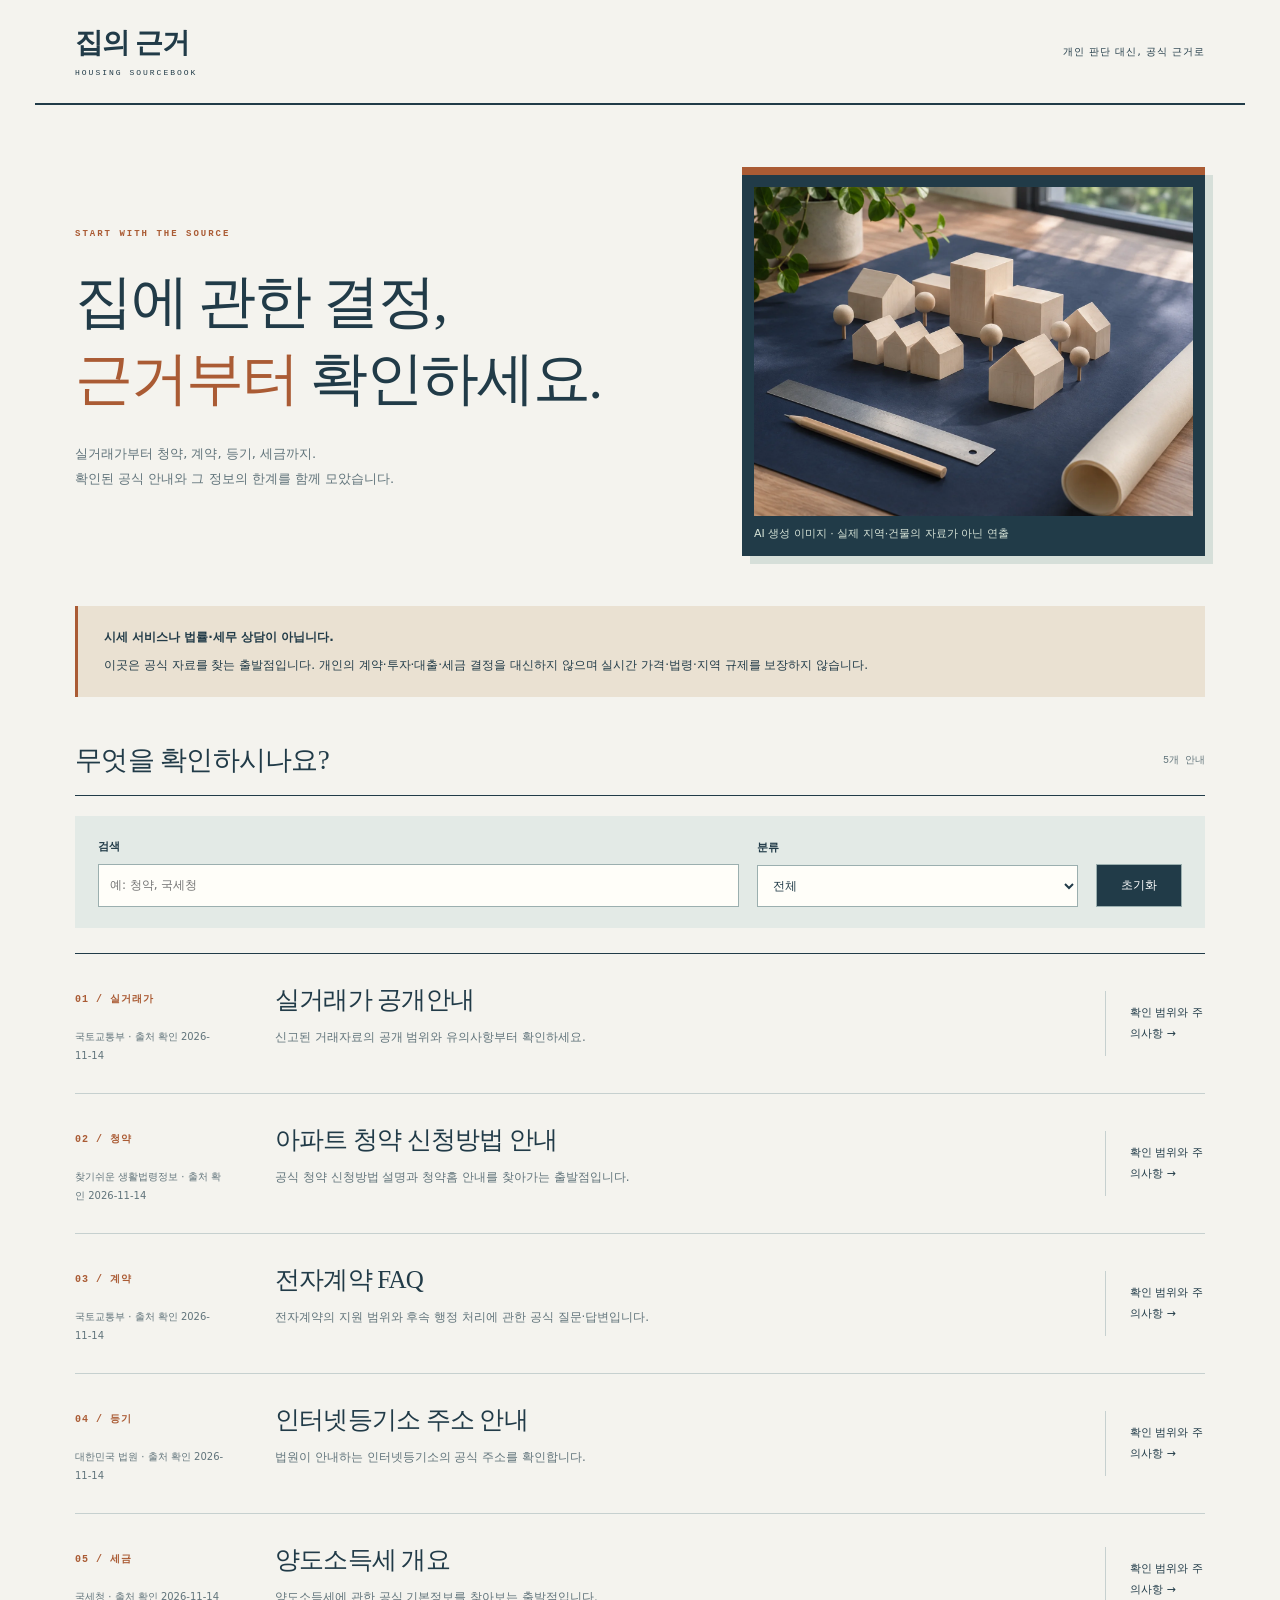
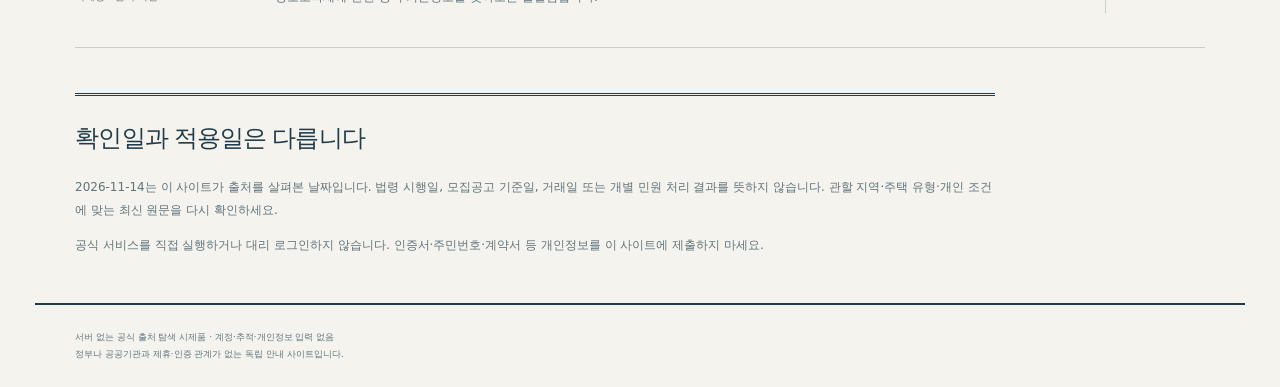
<file: index.html>
<!doctype html><html lang="ko"><head><meta name="robots" content="noindex,nofollow"><meta charset="utf-8"><meta name="viewport" content="width=device-width,initial-scale=1"><meta name="description" content="실거래가, 청약, 계약, 등기, 세금의 확인된 공식 안내를 찾는 부동산 출처 노트."><title>공식 부동산 안내 탐색 · 집의 근거</title><link rel="stylesheet" href="./assets/theme-v3.css"><link rel="stylesheet" href="./assets/hero-photo-v1.css"></head><body class="source-home"><a class="skip" href="#main">본문으로 바로가기</a><header><a href="./index.html">집의 근거<span>HOUSING SOURCEBOOK</span></a><span>개인 판단 대신, 공식 근거로</span></header><main id="main"><section class="hero"><div class="hero-copy"><p class="eyebrow">START WITH THE SOURCE</p><h1>집에 관한 결정,<br><em>근거부터</em> 확인하세요.</h1><p>실거래가부터 청약, 계약, 등기, 세금까지.<br>확인된 공식 안내와 그 정보의 한계를 함께 모았습니다.</p></div><div class="plan-art"><figure class="ai-hero-photo"><img src="./assets/images/planning-workspace-ai-v1.webp" alt="AI로 생성한, 단순한 나무 건물 모형과 빈 종이가 놓인 계획 작업대" width="1448" height="1086" decoding="async" fetchpriority="high"><figcaption>AI 생성 이미지 · 실제 지역·건물의 자료가 아닌 연출</figcaption></figure><svg class="theme-art" viewBox="0 0 350 245" aria-hidden="true" xmlns="http://www.w3.org/2000/svg" fill="none"><g stroke="#8caaa6" stroke-width=".5" opacity=".4"><path d="M0 35h350M0 70h350M0 105h350M0 140h350M0 175h350M0 210h350M35 0v245M70 0v245M105 0v245M140 0v245M175 0v245M210 0v245M245 0v245M280 0v245M315 0v245"/></g><g stroke="#d6e3d7" stroke-width="1.2"><path d="M21 21h98v75H21zM140 21h104v75H140zM265 21h64v75h-64zM21 117h64v106H21zM106 117h138v106H106zM265 117h64v62h-64zM265 200h64v23h-64z"/><path d="M35 35h35v47H35zM84 35h21v47H84zM154 35h75v47h-75zM279 35h36v47h-36zM35 131h36v78H35zM120 131h49v78h-49zM183 131h47v78h-47zM279 131h36v34h-36z" opacity=".6"/></g><g stroke="#d9a679"><path d="M11 106h328M96 106v128M254 11v223" stroke-dasharray="4 4"/><circle cx="254" cy="106" r="8"/><path d="M5 5h17M5 5v17m340-17h-17m17 0v17M5 240h17M5 240v-17m340 17h-17m17 0v-17"/></g></svg></div></section><aside class="warning"><strong>시세 서비스나 법률·세무 상담이 아닙니다.</strong> 이곳은 공식 자료를 찾는 출발점입니다. 개인의 계약·투자·대출·세금 결정을 대신하지 않으며 실시간 가격·법령·지역 규제를 보장하지 않습니다.</aside><section><div class="heading"><h2>무엇을 확인하시나요?</h2><span id="count" role="status" aria-live="polite">5개 안내</span></div><form id="filters" class="toolbar" role="search"><label for="q">검색<input id="q" type="search" placeholder="예: 청약, 국세청"></label><label for="category">분류<select id="category"><option value="">전체</option><option>실거래가</option><option>청약</option><option>계약</option><option>등기</option><option>세금</option></select></label><button type="reset">초기화</button></form><div class="grid"><article class="card" data-id="prices"><p class="eyebrow">01 / 실거래가</p><h3><a href="./topics/prices/index.html">실거래가 공개안내</a></h3><p>신고된 거래자료의 공개 범위와 유의사항부터 확인하세요.</p><p class="small">국토교통부 · 출처 확인 2026-11-14</p><a href="./topics/prices/index.html">확인 범위와 주의사항 →</a></article><article class="card" data-id="apply"><p class="eyebrow">02 / 청약</p><h3><a href="./topics/apply/index.html">아파트 청약 신청방법 안내</a></h3><p>공식 청약 신청방법 설명과 청약홈 안내를 찾아가는 출발점입니다.</p><p class="small">찾기쉬운 생활법령정보 · 출처 확인 2026-11-14</p><a href="./topics/apply/index.html">확인 범위와 주의사항 →</a></article><article class="card" data-id="contract"><p class="eyebrow">03 / 계약</p><h3><a href="./topics/contract/index.html">전자계약 FAQ</a></h3><p>전자계약의 지원 범위와 후속 행정 처리에 관한 공식 질문·답변입니다.</p><p class="small">국토교통부 · 출처 확인 2026-11-14</p><a href="./topics/contract/index.html">확인 범위와 주의사항 →</a></article><article class="card" data-id="registry"><p class="eyebrow">04 / 등기</p><h3><a href="./topics/registry/index.html">인터넷등기소 주소 안내</a></h3><p>법원이 안내하는 인터넷등기소의 공식 주소를 확인합니다.</p><p class="small">대한민국 법원 · 출처 확인 2026-11-14</p><a href="./topics/registry/index.html">확인 범위와 주의사항 →</a></article><article class="card" data-id="tax"><p class="eyebrow">05 / 세금</p><h3><a href="./topics/tax/index.html">양도소득세 개요</a></h3><p>양도소득세에 관한 공식 기본정보를 찾아보는 출발점입니다.</p><p class="small">국세청 · 출처 확인 2026-11-14</p><a href="./topics/tax/index.html">확인 범위와 주의사항 →</a></article></div><p id="empty" hidden>일치하는 안내가 없습니다. 검색어나 분류를 바꿔보세요.</p></section><section class="about"><h2>확인일과 적용일은 다릅니다</h2><p>2026-11-14는 이 사이트가 출처를 살펴본 날짜입니다. 법령 시행일, 모집공고 기준일, 거래일 또는 개별 민원 처리 결과를 뜻하지 않습니다. 관할 지역·주택 유형·개인 조건에 맞는 최신 원문을 다시 확인하세요.</p><p>공식 서비스를 직접 실행하거나 대리 로그인하지 않습니다. 인증서·주민번호·계약서 등 개인정보를 이 사이트에 제출하지 마세요.</p></section></main><footer>서버 없는 공식 출처 탐색 시제품 · 계정·추적·개인정보 입력 없음<br>정부나 공공기관과 제휴·인증 관계가 없는 독립 안내 사이트입니다.</footer><script type="module" src="./assets/app.js"></script></body></html>
</file>
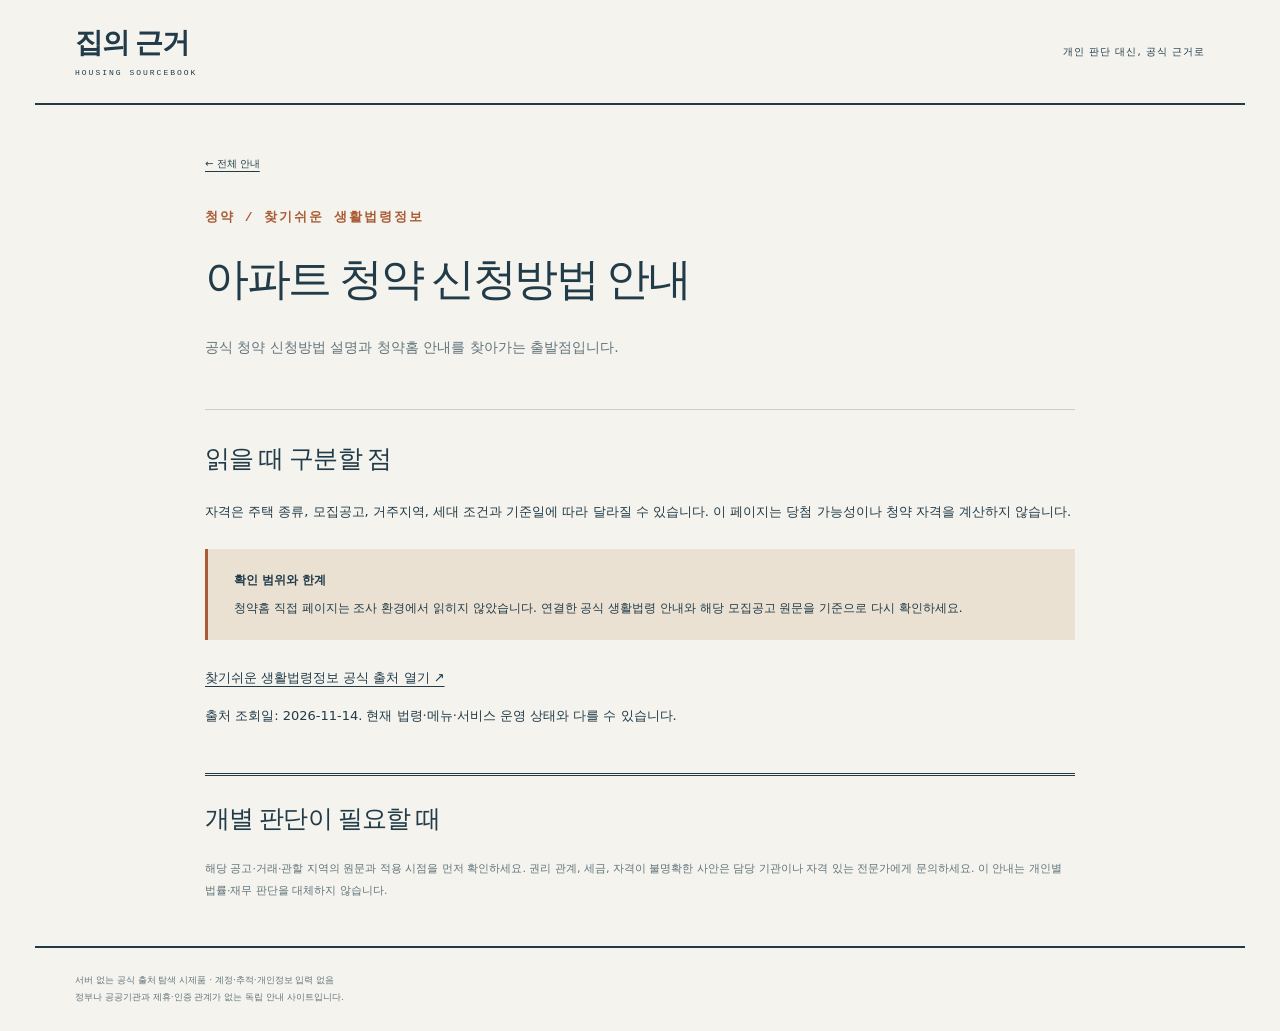
<file: topics/apply/index.html>
<!doctype html><html lang="ko"><head><meta name="robots" content="noindex,nofollow"><meta charset="utf-8"><meta name="viewport" content="width=device-width,initial-scale=1"><meta name="description" content="실거래가, 청약, 계약, 등기, 세금의 확인된 공식 안내를 찾는 부동산 출처 노트."><title>아파트 청약 신청방법 안내 · 집의 근거</title><link rel="stylesheet" href="../../assets/theme-v3.css"></head><body class="source-detail"><a class="skip" href="#main">본문으로 바로가기</a><header><a href="../../index.html">집의 근거<span>HOUSING SOURCEBOOK</span></a><span>개인 판단 대신, 공식 근거로</span></header><main id="main"><section class="hero"><a href="../../index.html">← 전체 안내</a><p class="eyebrow">청약 / 찾기쉬운 생활법령정보</p><h1>아파트 청약 신청방법 안내</h1><p>공식 청약 신청방법 설명과 청약홈 안내를 찾아가는 출발점입니다.</p></section><section><h2>읽을 때 구분할 점</h2><p>자격은 주택 종류, 모집공고, 거주지역, 세대 조건과 기준일에 따라 달라질 수 있습니다. 이 페이지는 당첨 가능성이나 청약 자격을 계산하지 않습니다.</p><aside class="warning"><strong>확인 범위와 한계</strong>청약홈 직접 페이지는 조사 환경에서 읽히지 않았습니다. 연결한 공식 생활법령 안내와 해당 모집공고 원문을 기준으로 다시 확인하세요.</aside><p><a href="https://easylaw.go.kr/CSP/CnpClsMain.laf?ccfNo=4&amp;cciNo=2&amp;cnpClsNo=1&amp;csmSeq=1773&amp;popMenu=ov">찾기쉬운 생활법령정보 공식 출처 열기 ↗</a></p><p>출처 조회일: <time datetime="2026-11-14">2026-11-14</time>. 현재 법령·메뉴·서비스 운영 상태와 다를 수 있습니다.</p></section><section class="about"><h2>개별 판단이 필요할 때</h2><p>해당 공고·거래·관할 지역의 원문과 적용 시점을 먼저 확인하세요. 권리 관계, 세금, 자격이 불명확한 사안은 담당 기관이나 자격 있는 전문가에게 문의하세요. 이 안내는 개인별 법률·재무 판단을 대체하지 않습니다.</p></section></main><footer>서버 없는 공식 출처 탐색 시제품 · 계정·추적·개인정보 입력 없음<br>정부나 공공기관과 제휴·인증 관계가 없는 독립 안내 사이트입니다.</footer></body></html>
</file>
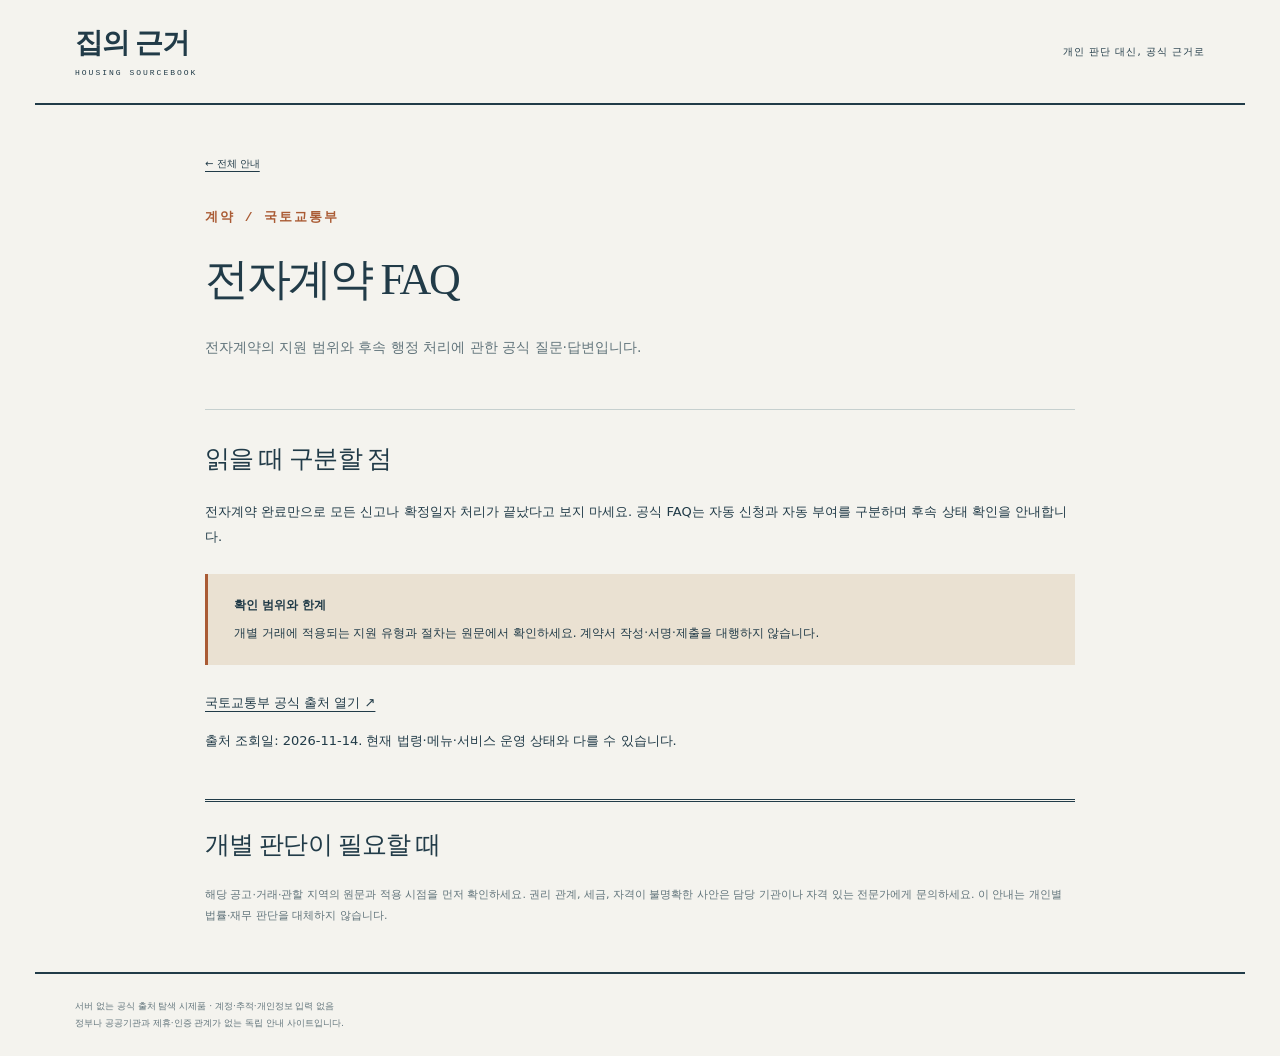
<file: topics/contract/index.html>
<!doctype html><html lang="ko"><head><meta name="robots" content="noindex,nofollow"><meta charset="utf-8"><meta name="viewport" content="width=device-width,initial-scale=1"><meta name="description" content="실거래가, 청약, 계약, 등기, 세금의 확인된 공식 안내를 찾는 부동산 출처 노트."><title>전자계약 FAQ · 집의 근거</title><link rel="stylesheet" href="../../assets/theme-v3.css"></head><body class="source-detail"><a class="skip" href="#main">본문으로 바로가기</a><header><a href="../../index.html">집의 근거<span>HOUSING SOURCEBOOK</span></a><span>개인 판단 대신, 공식 근거로</span></header><main id="main"><section class="hero"><a href="../../index.html">← 전체 안내</a><p class="eyebrow">계약 / 국토교통부</p><h1>전자계약 FAQ</h1><p>전자계약의 지원 범위와 후속 행정 처리에 관한 공식 질문·답변입니다.</p></section><section><h2>읽을 때 구분할 점</h2><p>전자계약 완료만으로 모든 신고나 확정일자 처리가 끝났다고 보지 마세요. 공식 FAQ는 자동 신청과 자동 부여를 구분하며 후속 상태 확인을 안내합니다.</p><aside class="warning"><strong>확인 범위와 한계</strong>개별 거래에 적용되는 지원 유형과 절차는 원문에서 확인하세요. 계약서 작성·서명·제출을 대행하지 않습니다.</aside><p><a href="https://irts.molit.go.kr/usr/brd/bscbrd/faq/RtecsFaqList.do">국토교통부 공식 출처 열기 ↗</a></p><p>출처 조회일: <time datetime="2026-11-14">2026-11-14</time>. 현재 법령·메뉴·서비스 운영 상태와 다를 수 있습니다.</p></section><section class="about"><h2>개별 판단이 필요할 때</h2><p>해당 공고·거래·관할 지역의 원문과 적용 시점을 먼저 확인하세요. 권리 관계, 세금, 자격이 불명확한 사안은 담당 기관이나 자격 있는 전문가에게 문의하세요. 이 안내는 개인별 법률·재무 판단을 대체하지 않습니다.</p></section></main><footer>서버 없는 공식 출처 탐색 시제품 · 계정·추적·개인정보 입력 없음<br>정부나 공공기관과 제휴·인증 관계가 없는 독립 안내 사이트입니다.</footer></body></html>
</file>
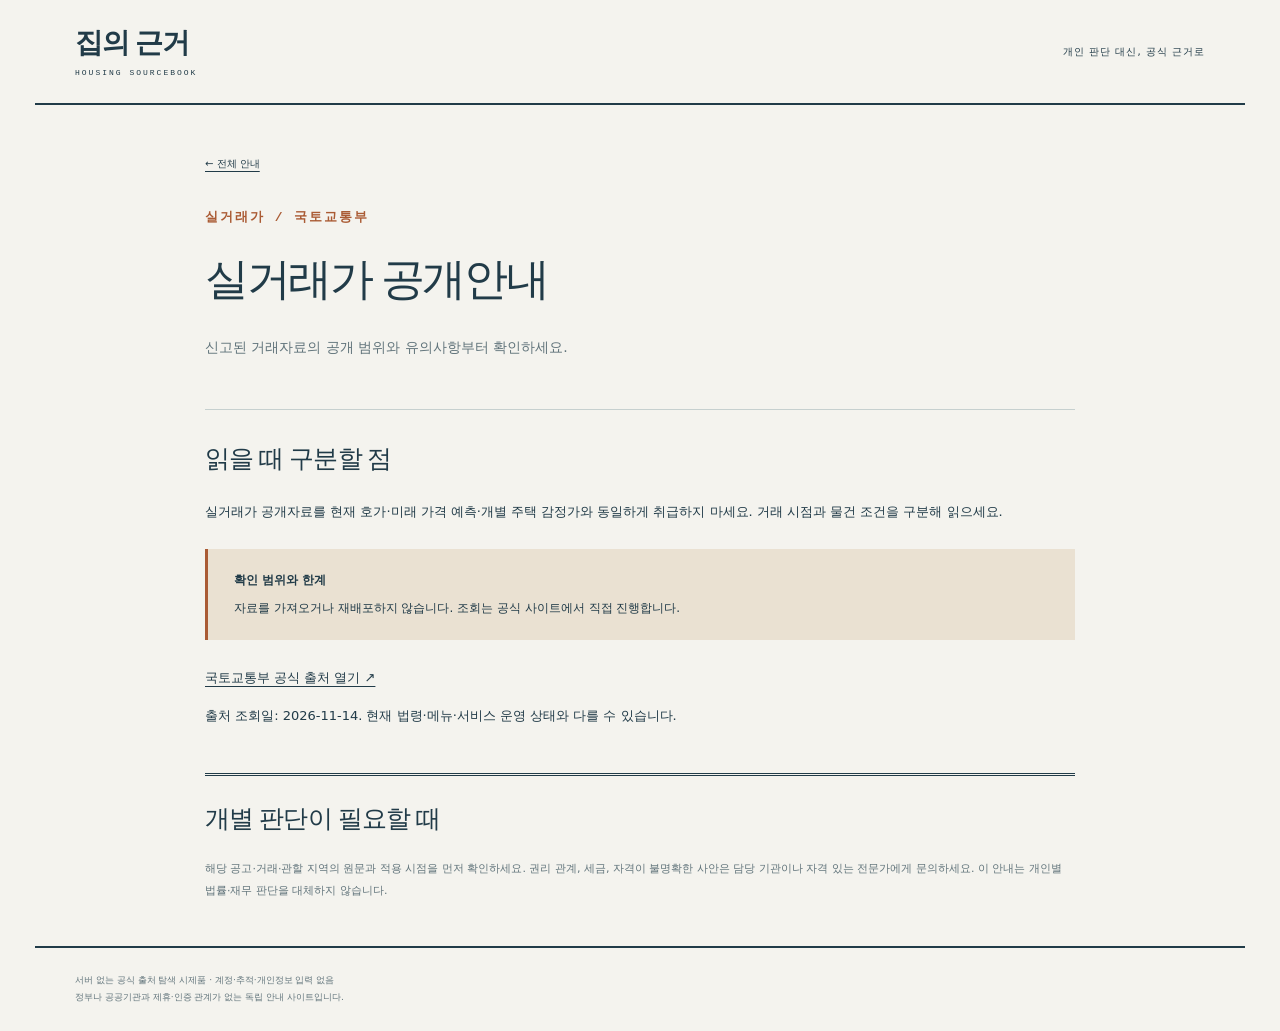
<file: topics/prices/index.html>
<!doctype html><html lang="ko"><head><meta name="robots" content="noindex,nofollow"><meta charset="utf-8"><meta name="viewport" content="width=device-width,initial-scale=1"><meta name="description" content="실거래가, 청약, 계약, 등기, 세금의 확인된 공식 안내를 찾는 부동산 출처 노트."><title>실거래가 공개안내 · 집의 근거</title><link rel="stylesheet" href="../../assets/theme-v3.css"></head><body class="source-detail"><a class="skip" href="#main">본문으로 바로가기</a><header><a href="../../index.html">집의 근거<span>HOUSING SOURCEBOOK</span></a><span>개인 판단 대신, 공식 근거로</span></header><main id="main"><section class="hero"><a href="../../index.html">← 전체 안내</a><p class="eyebrow">실거래가 / 국토교통부</p><h1>실거래가 공개안내</h1><p>신고된 거래자료의 공개 범위와 유의사항부터 확인하세요.</p></section><section><h2>읽을 때 구분할 점</h2><p>실거래가 공개자료를 현재 호가·미래 가격 예측·개별 주택 감정가와 동일하게 취급하지 마세요. 거래 시점과 물건 조건을 구분해 읽으세요.</p><aside class="warning"><strong>확인 범위와 한계</strong>자료를 가져오거나 재배포하지 않습니다. 조회는 공식 사이트에서 직접 진행합니다.</aside><p><a href="https://rt.molit.go.kr/pt/info/info.do?mobileat=v">국토교통부 공식 출처 열기 ↗</a></p><p>출처 조회일: <time datetime="2026-11-14">2026-11-14</time>. 현재 법령·메뉴·서비스 운영 상태와 다를 수 있습니다.</p></section><section class="about"><h2>개별 판단이 필요할 때</h2><p>해당 공고·거래·관할 지역의 원문과 적용 시점을 먼저 확인하세요. 권리 관계, 세금, 자격이 불명확한 사안은 담당 기관이나 자격 있는 전문가에게 문의하세요. 이 안내는 개인별 법률·재무 판단을 대체하지 않습니다.</p></section></main><footer>서버 없는 공식 출처 탐색 시제품 · 계정·추적·개인정보 입력 없음<br>정부나 공공기관과 제휴·인증 관계가 없는 독립 안내 사이트입니다.</footer></body></html>
</file>
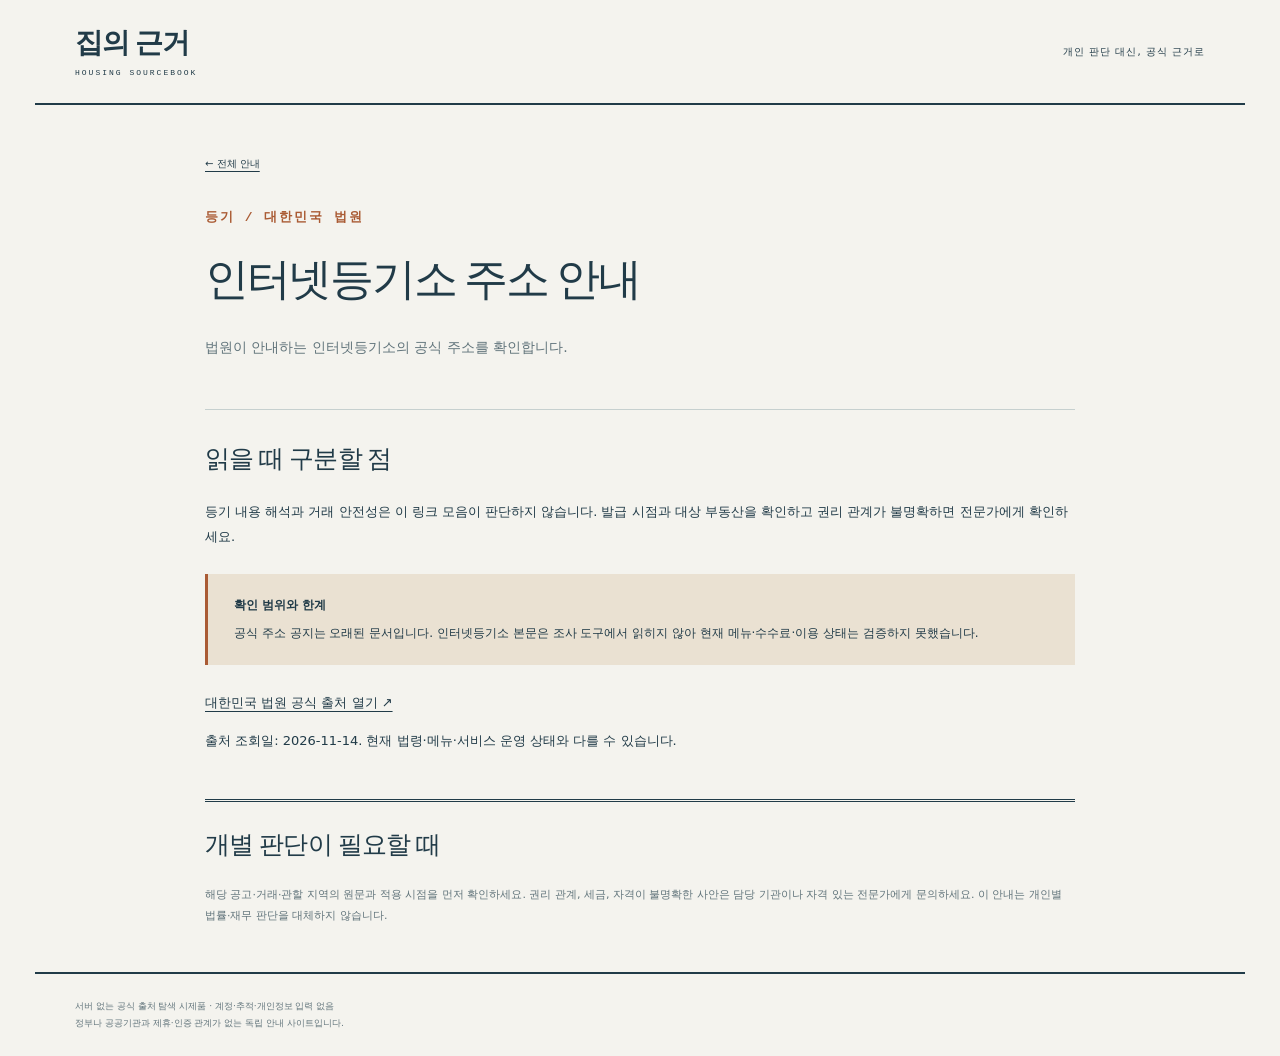
<file: topics/registry/index.html>
<!doctype html><html lang="ko"><head><meta name="robots" content="noindex,nofollow"><meta charset="utf-8"><meta name="viewport" content="width=device-width,initial-scale=1"><meta name="description" content="실거래가, 청약, 계약, 등기, 세금의 확인된 공식 안내를 찾는 부동산 출처 노트."><title>인터넷등기소 주소 안내 · 집의 근거</title><link rel="stylesheet" href="../../assets/theme-v3.css"></head><body class="source-detail"><a class="skip" href="#main">본문으로 바로가기</a><header><a href="../../index.html">집의 근거<span>HOUSING SOURCEBOOK</span></a><span>개인 판단 대신, 공식 근거로</span></header><main id="main"><section class="hero"><a href="../../index.html">← 전체 안내</a><p class="eyebrow">등기 / 대한민국 법원</p><h1>인터넷등기소 주소 안내</h1><p>법원이 안내하는 인터넷등기소의 공식 주소를 확인합니다.</p></section><section><h2>읽을 때 구분할 점</h2><p>등기 내용 해석과 거래 안전성은 이 링크 모음이 판단하지 않습니다. 발급 시점과 대상 부동산을 확인하고 권리 관계가 불명확하면 전문가에게 확인하세요.</p><aside class="warning"><strong>확인 범위와 한계</strong>공식 주소 공지는 오래된 문서입니다. 인터넷등기소 본문은 조사 도구에서 읽히지 않아 현재 메뉴·수수료·이용 상태는 검증하지 못했습니다.</aside><p><a href="https://www.scourt.go.kr/portal/dcboard/DcNewsViewAction.work?cbub_code=000214&amp;gubun=41&amp;seqnum=17">대한민국 법원 공식 출처 열기 ↗</a></p><p>출처 조회일: <time datetime="2026-11-14">2026-11-14</time>. 현재 법령·메뉴·서비스 운영 상태와 다를 수 있습니다.</p></section><section class="about"><h2>개별 판단이 필요할 때</h2><p>해당 공고·거래·관할 지역의 원문과 적용 시점을 먼저 확인하세요. 권리 관계, 세금, 자격이 불명확한 사안은 담당 기관이나 자격 있는 전문가에게 문의하세요. 이 안내는 개인별 법률·재무 판단을 대체하지 않습니다.</p></section></main><footer>서버 없는 공식 출처 탐색 시제품 · 계정·추적·개인정보 입력 없음<br>정부나 공공기관과 제휴·인증 관계가 없는 독립 안내 사이트입니다.</footer></body></html>
</file>
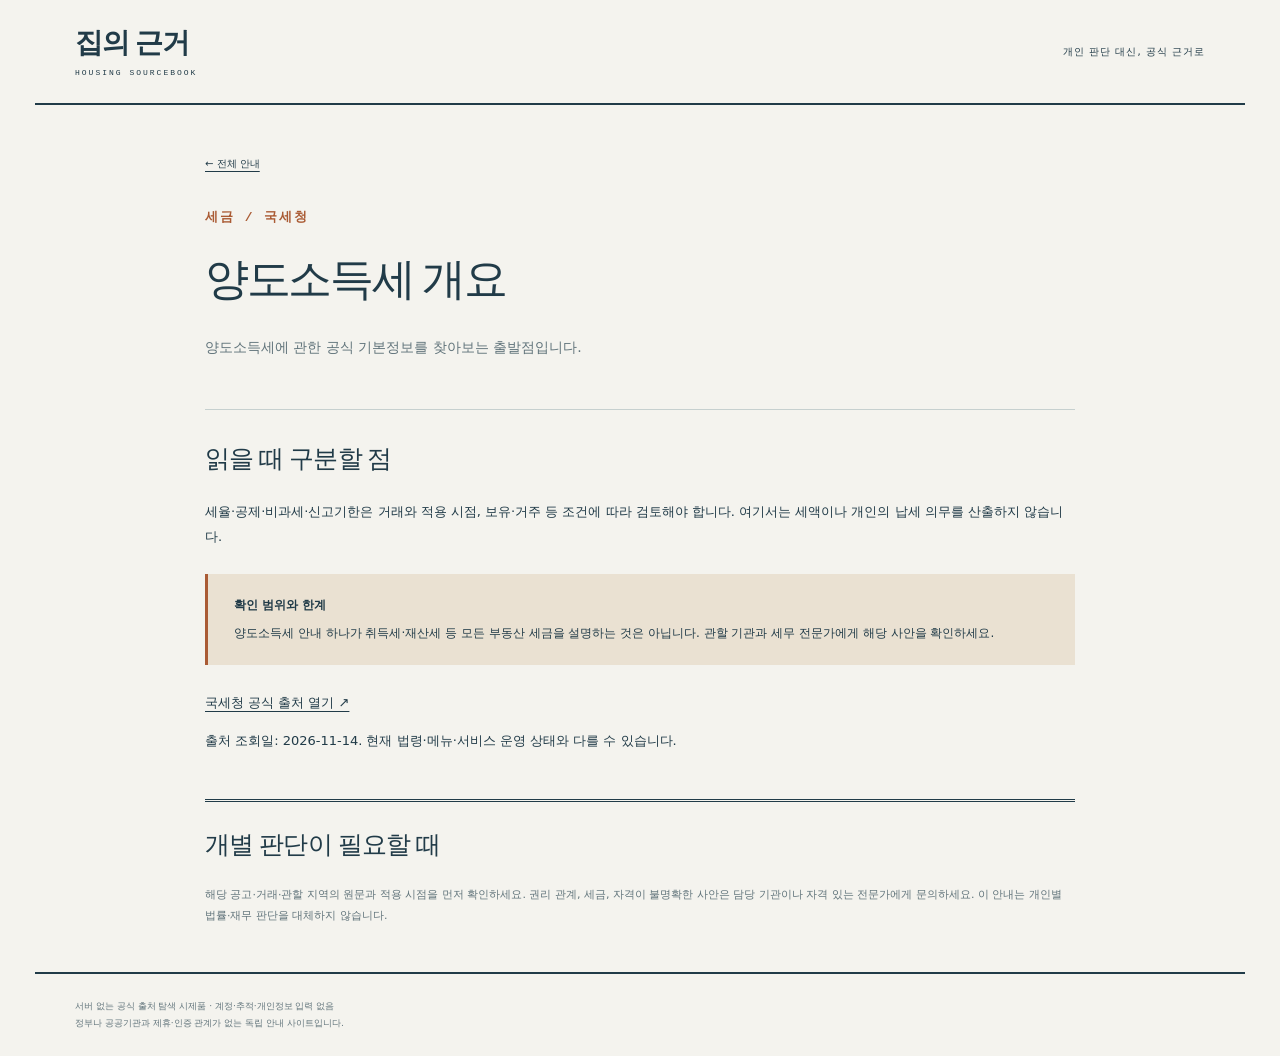
<file: topics/tax/index.html>
<!doctype html><html lang="ko"><head><meta name="robots" content="noindex,nofollow"><meta charset="utf-8"><meta name="viewport" content="width=device-width,initial-scale=1"><meta name="description" content="실거래가, 청약, 계약, 등기, 세금의 확인된 공식 안내를 찾는 부동산 출처 노트."><title>양도소득세 개요 · 집의 근거</title><link rel="stylesheet" href="../../assets/theme-v3.css"></head><body class="source-detail"><a class="skip" href="#main">본문으로 바로가기</a><header><a href="../../index.html">집의 근거<span>HOUSING SOURCEBOOK</span></a><span>개인 판단 대신, 공식 근거로</span></header><main id="main"><section class="hero"><a href="../../index.html">← 전체 안내</a><p class="eyebrow">세금 / 국세청</p><h1>양도소득세 개요</h1><p>양도소득세에 관한 공식 기본정보를 찾아보는 출발점입니다.</p></section><section><h2>읽을 때 구분할 점</h2><p>세율·공제·비과세·신고기한은 거래와 적용 시점, 보유·거주 등 조건에 따라 검토해야 합니다. 여기서는 세액이나 개인의 납세 의무를 산출하지 않습니다.</p><aside class="warning"><strong>확인 범위와 한계</strong>양도소득세 안내 하나가 취득세·재산세 등 모든 부동산 세금을 설명하는 것은 아닙니다. 관할 기관과 세무 전문가에게 해당 사안을 확인하세요.</aside><p><a href="https://www.nts.go.kr/nts/cm/cntnts/cntntsView.do?cntntsId=7675&amp;mi=2308">국세청 공식 출처 열기 ↗</a></p><p>출처 조회일: <time datetime="2026-11-14">2026-11-14</time>. 현재 법령·메뉴·서비스 운영 상태와 다를 수 있습니다.</p></section><section class="about"><h2>개별 판단이 필요할 때</h2><p>해당 공고·거래·관할 지역의 원문과 적용 시점을 먼저 확인하세요. 권리 관계, 세금, 자격이 불명확한 사안은 담당 기관이나 자격 있는 전문가에게 문의하세요. 이 안내는 개인별 법률·재무 판단을 대체하지 않습니다.</p></section></main><footer>서버 없는 공식 출처 탐색 시제품 · 계정·추적·개인정보 입력 없음<br>정부나 공공기관과 제휴·인증 관계가 없는 독립 안내 사이트입니다.</footer></body></html>
</file>
<file: assets/theme-v3.css>
:root{--bg:#f4f3ee;--ink:#213b48;--muted:#61747b;--line:#c6d0cf;--accent:#aa5b34;--panel:#e3eae6;font:15px/1.8 system-ui,-apple-system,sans-serif;color:var(--ink);background:var(--bg)}*{box-sizing:border-box}body{margin:0}header,main,footer{max-width:1210px;margin:auto;padding-inline:40px}a{color:inherit;text-underline-offset:4px}a:hover{color:var(--accent)}header{display:flex;justify-content:space-between;align-items:center;gap:20px;min-height:105px;border-bottom:2px solid var(--ink)}header>a{font:700 28px/1.4 'Batang','AppleMyungjo',Georgia,serif;letter-spacing:-1px;text-decoration:none}header>a span{display:block;font:8px/1.8 ui-monospace,monospace;letter-spacing:2px;margin-top:4px}header>span{font-size:10px;letter-spacing:1px}.hero{padding:50px 0 35px}.source-home .hero{display:grid;grid-template-columns:1.3fr 1fr;gap:65px;align-items:center;padding:62px 0 50px}.eyebrow{font:9px/1.7 ui-monospace,monospace;letter-spacing:2px;font-weight:600;color:var(--accent)}h1{font:500 clamp(36px,4.5vw,59px)/1.35 'Batang','AppleMyungjo',Georgia,serif;letter-spacing:-2.3px;margin:20px 0 24px}h1 em{font-style:normal;color:var(--accent)}.hero-copy>p:last-child,.hero>p:last-child{font-size:13px;color:var(--muted);line-height:1.9}.plan-art{position:relative;background:#213b48;padding:26px;border-top:8px solid #aa5b34;box-shadow:8px 8px 0 #d6dfd9}.theme-art{width:100%;height:auto;display:block}.plan-art:after{content:'';position:absolute;width:9px;height:9px;border:1px solid #d2dccc;right:14px;bottom:14px}.warning{background:#eae1d2;border-left:3px solid var(--accent);padding:20px 26px;font-size:11px;line-height:1.9}.warning strong{display:block;font-size:12px;margin-bottom:5px}.heading{display:flex;align-items:center;justify-content:space-between;gap:20px;margin:43px 0 20px;padding-bottom:15px;border-bottom:1px solid var(--ink)}h2{font:500 27px/1.5 'Batang','AppleMyungjo',Georgia,serif;letter-spacing:-.7px}.heading h2{margin:0}.heading>span{font:10px ui-monospace,monospace;color:var(--muted)}.toolbar{display:grid;grid-template-columns:2fr 1fr auto;align-items:end;gap:18px;padding:21px 23px;background:var(--panel)}label{font-size:10px;font-weight:600;display:block}input,select,button,textarea{font:12px/1.6 system-ui,sans-serif;color:var(--ink);background:#fffef9;border:1px solid #9bafaf;border-radius:0;padding:11px;min-height:42px;min-width:0}input,select{display:block;width:100%;margin-top:7px}button{cursor:pointer;background:var(--ink);color:white;padding-inline:24px}.grid{display:grid;grid-template-columns:1fr;margin:25px 0 0;border-top:1px solid var(--ink)}.card{display:grid;grid-template-columns:170px 1fr auto;gap:10px 30px;align-items:center;padding:28px 0;border-bottom:1px solid var(--line);position:relative}.card .eyebrow{grid-column:1;grid-row:1;margin:0;color:var(--accent);font-size:10px;letter-spacing:1px}.card h3{grid-column:2;grid-row:1;margin:0;font:500 25px/1.4 'Batang','AppleMyungjo',Georgia,serif;letter-spacing:-.8px}.card h3 a{text-decoration:none}.card h3 a:hover{text-decoration:underline}.card>p:not(.eyebrow):not(.small){grid-column:2;grid-row:2;font-size:12px;color:var(--muted);margin:0}.card .small{grid-column:1;grid-row:2/4;align-self:start;font-size:9px;color:var(--muted);line-height:1.9;margin:0;max-width:150px}.card>a{grid-column:3;grid-row:1/4;font-size:10px;max-width:100px;border-left:1px solid var(--line);padding:12px 0 12px 24px;text-decoration:none;line-height:1.9}.card>a:hover{text-decoration:underline}.about{margin:45px 0;border-top:3px double var(--ink);padding:24px 0 0;max-width:920px}.about h2{font-size:24px;margin-top:0}.about p{font-size:11px;line-height:1.95;color:var(--muted)}footer{border-top:2px solid var(--ink);padding-block:24px;font-size:9px;line-height:1.9;color:var(--muted)}.source-detail main{max-width:950px}.source-detail .hero{border-bottom:1px solid var(--line);margin-bottom:30px}.source-detail .hero>a{font-size:10px;display:block;margin-bottom:32px}.source-detail h1{font-size:44px}.source-detail .hero>p:last-child{font-size:14px}.source-detail section>p{font-size:13px;line-height:1.95}.source-detail section>h2{font-size:25px}.source-detail .about p{font-size:11px}.source-detail section>p>a{display:inline-block;max-width:100%;overflow-wrap:anywhere}.source-detail .warning{margin:25px 0}.skip{position:absolute;top:-100px;left:15px;background:#fff;padding:10px;z-index:5}.skip:focus{top:15px}:focus-visible{outline:3px solid var(--accent);outline-offset:4px}[hidden]{display:none!important}#empty{padding:30px;border:1px dashed #9bafaf;text-align:center;font-size:13px}p,h1,h3{overflow-wrap:anywhere}@media(max-width:850px){header,main,footer{padding-inline:25px}.source-home .hero{gap:30px}.card{grid-template-columns:130px 1fr auto;column-gap:22px}.card h3{font-size:23px}.card>a{max-width:90px;padding-left:18px;font-size:9px}.plan-art{padding:20px}}@media(max-width:620px){header,main,footer{padding-inline:20px}header{min-height:88px}header>a{font-size:25px}header>span{font-size:9px;max-width:96px;text-align:right}.source-home .hero{grid-template-columns:1fr;padding:35px 0 30px;gap:24px}h1{font-size:39px;letter-spacing:-1.8px;margin:15px 0 20px}.hero-copy>p:last-child{font-size:12px}.plan-art{padding:16px 40px;max-width:100%;border-top-width:5px;box-shadow:5px 5px 0 #d6dfd9;margin-right:5px}.theme-art{max-height:175px}.warning{padding:17px 20px;font-size:10px}.warning strong{font-size:11px}.heading{margin-top:32px}.heading h2{font-size:23px}.toolbar{grid-template-columns:1fr 1fr;padding:18px;gap:12px}.toolbar label:first-child{grid-column:1/-1}.toolbar button{width:100%;font-size:11px;padding-inline:15px}.card{grid-template-columns:1fr auto;gap:9px 20px;padding:24px 0}.card .eyebrow{grid-column:1;grid-row:1;font-size:9px}.card h3{grid-column:1;grid-row:2;font-size:23px}.card>p:not(.eyebrow):not(.small){grid-column:1/-1;grid-row:3;font-size:11px}.card .small{grid-column:1/-1;grid-row:4;max-width:none;font-size:8px}.card>a{grid-column:2;grid-row:1/3;font-size:8px;max-width:75px;padding-left:15px}.about{margin:30px 0;padding-top:20px}.about h2{font-size:22px}.about p{font-size:10px}.source-detail .hero{padding-top:25px}.source-detail h1{font-size:36px}.source-detail .hero>p:last-child{font-size:12px}.source-detail section>p{font-size:12px}.source-detail section>h2{font-size:23px}footer{font-size:8px}}@media print{header,.toolbar,.skip,footer,.plan-art{display:none}.source-home .hero{display:block;padding:0}.grid{display:block}.card{break-inside:avoid}.card[hidden]{display:block!important}body{background:white}.warning{border:1px solid #aaa}.source-detail h1,h1{font-size:30px}}

/* Source notes remain readable beside the primary titles. */
.card .small{font-size:10px}.card>a{font-size:11px}.about p{font-size:12px}.warning{font-size:12px}label{font-size:11px}@media(max-width:620px){.card .eyebrow,.card .small,.card>a{font-size:10px}.card>p:not(.eyebrow):not(.small){font-size:12px}.warning{font-size:11px}.about p{font-size:11px}.source-detail .about p{font-size:11px}}
</file>
<file: assets/hero-photo-v1.css>
/* AI-generated conceptual hero photograph; existing theme remains unchanged. */
.plan-art>.theme-art{display:none}.plan-art{padding:12px}.ai-hero-photo{margin:0}.ai-hero-photo img{display:block;width:100%;height:auto;aspect-ratio:4/3}.ai-hero-photo figcaption{font:11px/1.7 system-ui,sans-serif;color:#d6e3d7;padding-top:9px}.plan-art:after{display:none}@media(max-width:620px){.plan-art{padding:10px}.ai-hero-photo figcaption{font-size:11px}}
</file>
